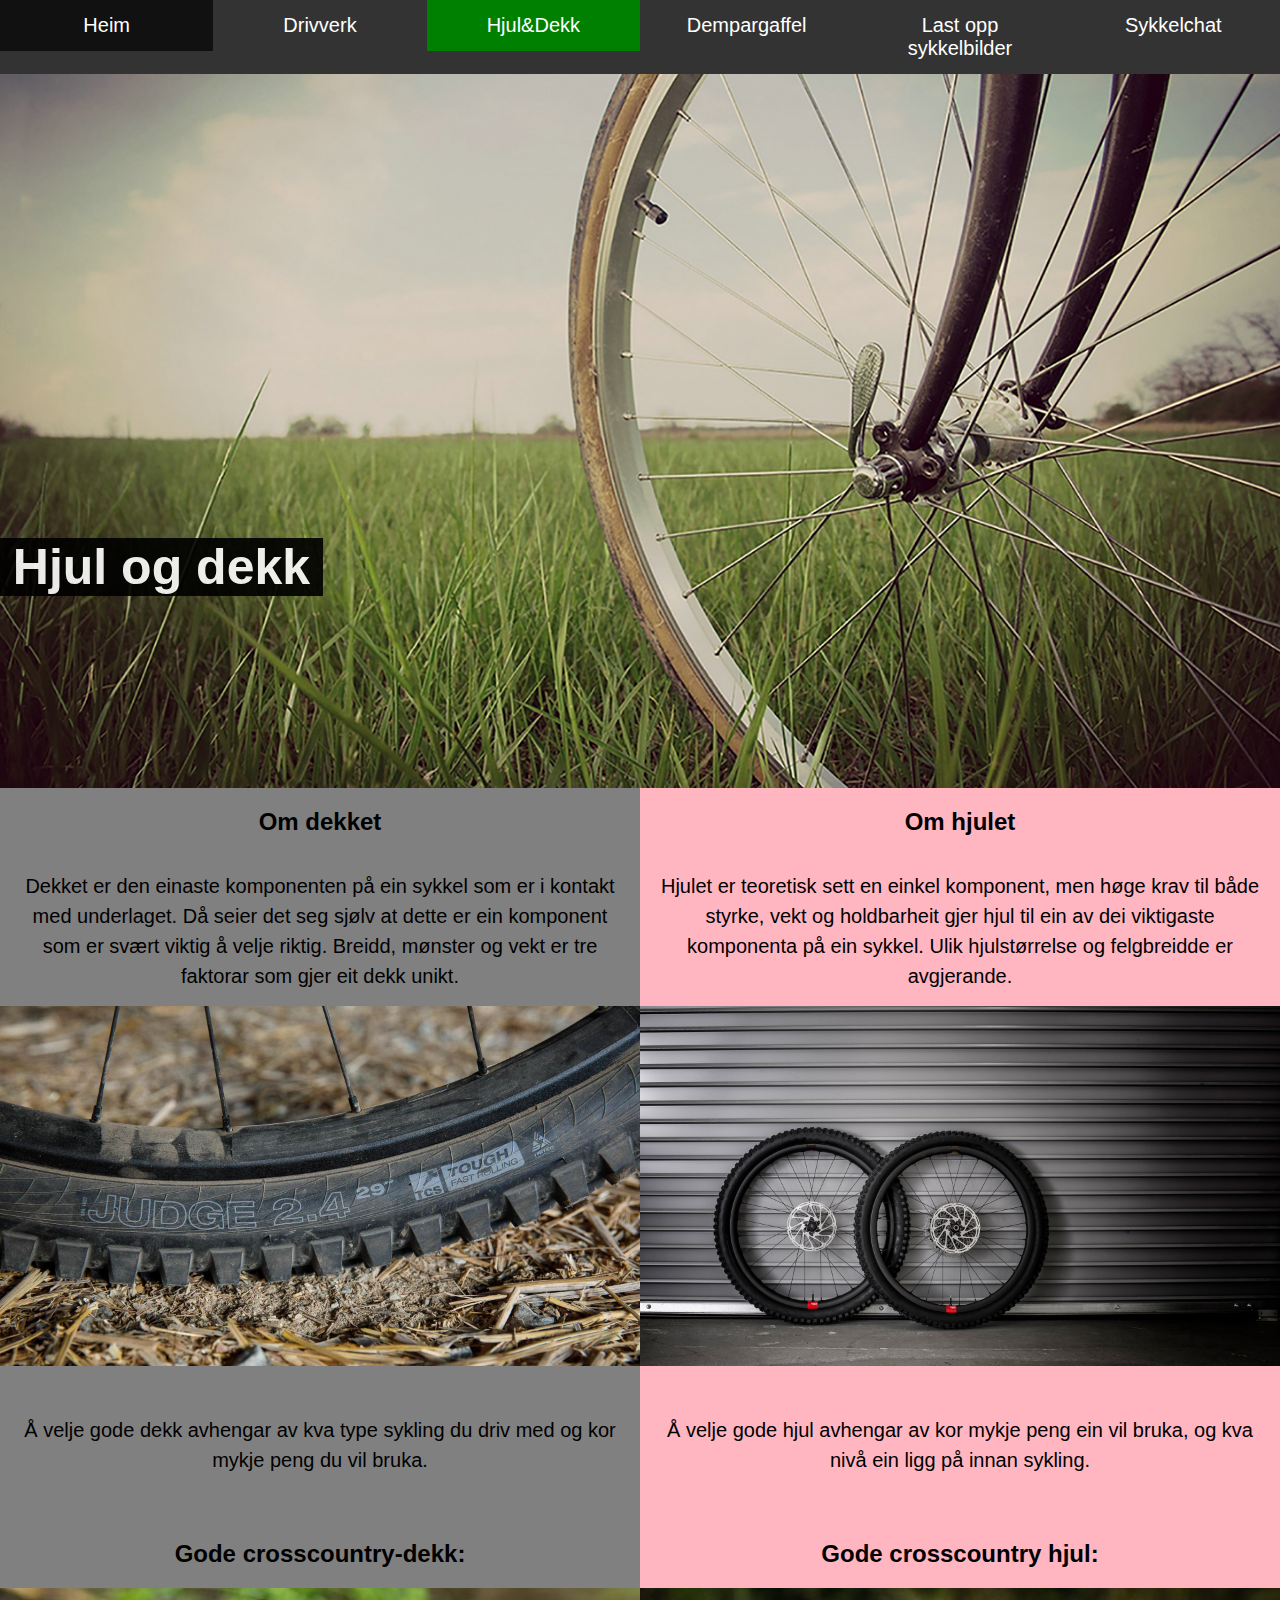
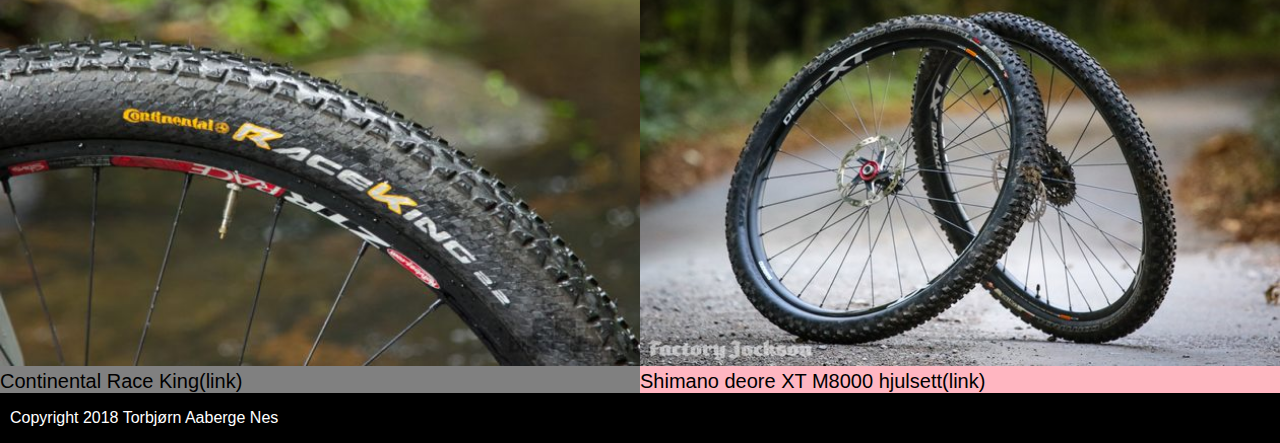
<file: hjul.html>
<!DOCTYPE html>
<html lang="no">
<head>
	<link rel="stylesheet" type="text/css" href="hjul.css">
	<meta charset="UTF-8" name="viewport" content="width=device-width, initial-scale=1.0">
	<title>DekkOgHjul</title>
</head>
<body>
	<header>
		<ul>
			<li><a class="framside" href="index.html">Heim</a></li>
			<li><a class="drivverk" href="xtr.html">Drivverk</a></li>
			<li><a class="active" href="hjul.html">Hjul&Dekk</a></li>
			<li><a href="dempar.html">Dempargaffel</a></li>
			<li><a href="storagediv.html">Last opp sykkelbilder</a></li>
			<li><a href="sykkelchat.html">Sykkelchat</a></li>
		</ul>
		<div>
			<img class="headerbilde" src="bilder/hjulv2.png">
			<h1>Hjul og dekk</h1>
		</div>
	</header>
	<div class="container">
		<div class="dekket">
			<h2>Om dekket</h2>
			<p>Dekket er den einaste komponenten på ein sykkel som er i kontakt med underlaget. Då seier det seg sjølv at dette er ein komponent som er svært viktig å velje riktig. Breidd, mønster og vekt er tre faktorar som gjer eit dekk unikt.</p>
			<img src="bilder/dekk.jpg">
			<p>Å velje gode dekk avhengar av kva type sykling du driv med og kor mykje peng du vil bruka.</p>
			<h2>Gode crosscountry-dekk:</h2>
			<img src="bilder/contirace.jpg">
			<a href="https://bikeshop.no/sykkelkomponenter/dekk/terrengdekk-27-5--/continental/conti-x-king-24-racesport-275-dekk-27-5-x-24-180-tpi-blackchili-610gr-0100899-p0000041665">Continental Race King(link)</a> 
		</div>
		<div class="hjulet">
			<h2>Om hjulet</h2>
			<p>Hjulet er teoretisk sett en einkel komponent, men høge krav til både styrke, vekt og holdbarheit gjer hjul til ein av dei viktigaste komponenta på ein sykkel. Ulik hjulstørrelse og felgbreidde er avgjerande.</p>
			<img src="bilder/hjul.jpg">
			<p>Å velje gode hjul avhengar av kor mykje peng ein vil bruka, og kva nivå ein ligg på innan sykling.</p>
			<h2>Gode crosscountry hjul:</h2>
			<img src="bilder/deorext1.jpg">
			<a href="https://bikeshop.no/sykkelkomponenter/hjul/terreng---29--/shimano/shimano-xt-m8000-29-xc-tl-bakhjul-sort-qr-10x135-mm-28-eiker-1017-g-ewhm8000rd9-p0000067616?gclid=CjwKCAiA0uLgBRABEiwAecFnk1_6SJ28SEYXwI1Oe_bq67qXdAr2PO-HrRZ-hmpwcgVEVC5fSgaloBoC7F0QAvD_BwE">Shimano deore XT M8000 hjulsett(link)</a>
		</div>
	</div>
	<footer>
		<p>Copyright 2018 Torbjørn Aaberge Nes</p>
	</footer>
</body>
</html>
</file>
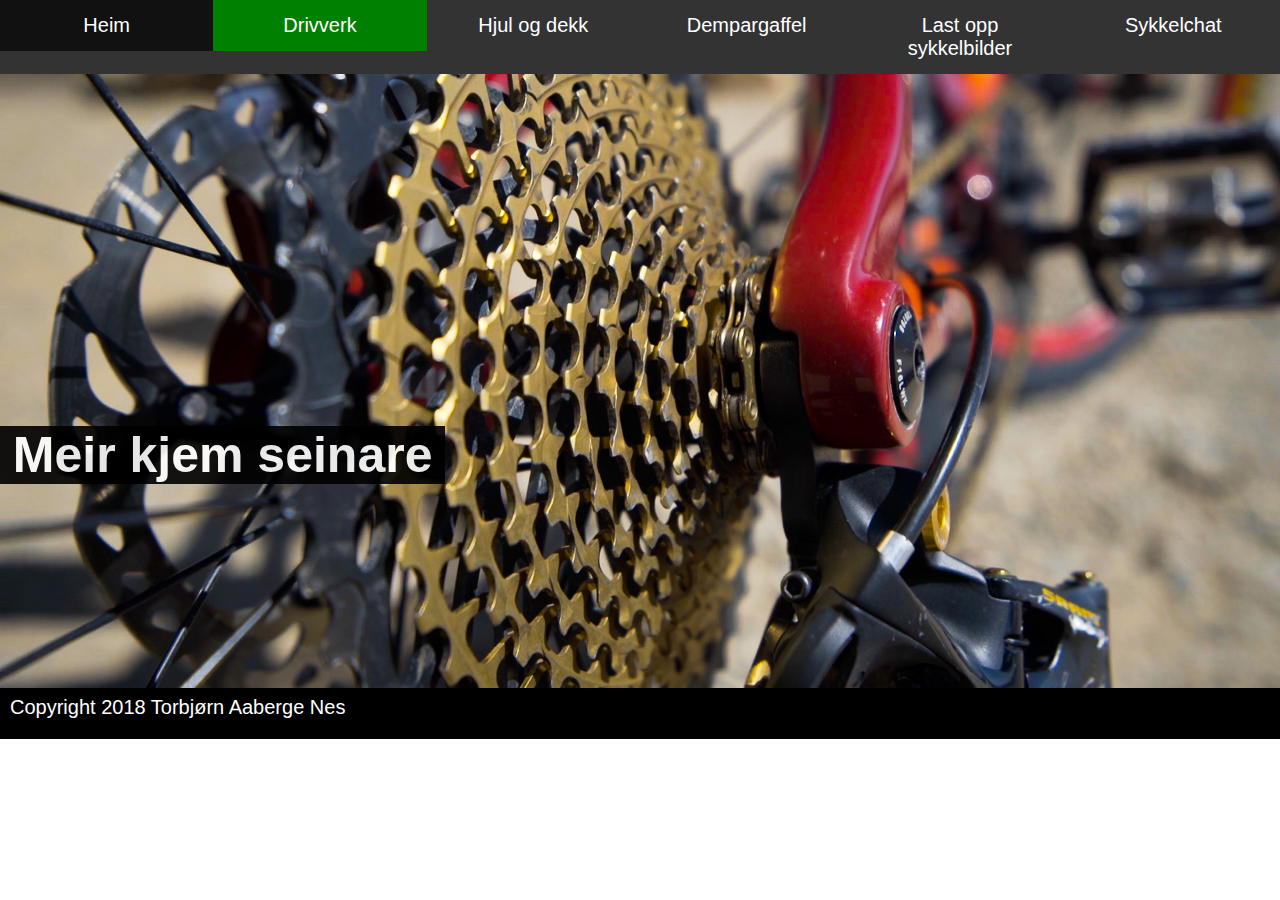
<file: xtr.html>
<!DOCTYPE html>
<html lang="no">
<head>
	<meta charset="utf-8">
	<title>drivverk</title>
	<link rel="stylesheet" type="text/css" href="xtr.css">
</head>
<body>
	<header>
	<ul>
		<li><a  href="index.html">Heim</a></li>
		<li><a  class="active" href="xtr.html">Drivverk</a></li>
		<li><a  href="hjul.html">Hjul og dekk</a>
		<li><a href="dempar.html">Dempargaffel</a></li>
		<li><a href="storagediv.html">Last opp sykkelbilder</a></li>
		<li><a href="sykkelchat.html">Sykkelchat</a></li>
		</ul>
		<h1>Drivverk</h1>
		<div>
		<img class="headerbilde" src="bilder/drivverk.jpg">
		<h1> Meir kjem seinare</h1>
	</header>
	<main>
	</main>
	<footer>
		<p>Copyright 2018 Torbjørn Aaberge Nes</p>
	</footer>
</body>
</html>
</file>
<file: hjul.css>
body{
	font-family:arial;
	margin:0;
	padding:0;
	background-color: lightgrey;
	overflow-x: hidden;
}
header{
	display: grid;
	grid-template-columns: 1fr;
	background-repeat: no-repeat;
	height:100%;
}
ul{
	display:grid;
	grid-template-columns: repeat(6, 1fr);
	list-style-type: none;
	margin: 0;
 	padding: 0;
 	overflow: hidden;
 	background-color: #333;
 	position:fixed;
 	top:0;
 	width:100%;
 	z-index:3;
}
li{
	float:left;
}
li>a{
	display:block;
  	padding: 14px 16px;
  	color:white;
  	text-align: center;
  	text-decoration: none;
  	font-size: 20px;
}
li a:hover{
  	background-color: #111;
}
.active{
  	background-color:green;
}
.headerbilde{
	width: 100vw;
	max-height:auto;
	margin-bottom:-1em;
}
h1{
	position:absolute;
	background-color: black;
	color: white;
	padding-left:1vw;
	padding-right:1vw;
	opacity:0.9;
	font-size:50px;
	font-weight:800;
	margin-top:-5em;
	z-index: 1;
}
.dekket{
	background-color:grey;
}
.dekket>h2{
	text-align: center;
}
.dekket>p{
	font-size: 20px;
	padding-left:1em;
	padding-right:1em;
	line-height:30px;
	vertical-align: middle;
	display: table-cell;
	text-align: center;
	height:150px;
}
.dekket>a{
	margin:auto;
	text-decoration:none;
	color:black;
	font-size:20px;
	font-weight:510;
	text-align: center;
}
.hjulet{
	background-color:lightpink;
}
.hjulet>h2{
	
	text-align: center;
}
.hjulet>p{
	font-size:20px;
	padding-left:1em;
	padding-right:1em;
	line-height:30px;
	vertical-align: middle;
	display: table-cell;
	text-align: center;
	height: 150px;
}
.hjulet>a{
	margin:auto;
	text-decoration:none;
	color:black;
	font-size:20px;
	font-weight:510;
	text-align: center;
}
.container {
	display:grid;
	grid-template-columns:1fr 1fr;
}


img{
	width:100%;
}
footer{
	display: grid;
	grid-template-columns:1fr;
	grid-template-rows:1fr;
	background-color: black;
}
footer>p{
	color:white;
	padding-left:10px;
}

@media(max-width:700px) {
	.container {
		grid-template-columns:1fr;
	}
	ul{
		grid-template-columns: repeat(3, 1fr);	
	}
	li>a{
		font-size: 10px;
		padding: 6px 7px;
	}
}
</file>
<file: xtr.css>
body{
  overflow-x: hidden;
  font-family:Arial;
  margin:0;
}
.headerbilde{
  width:50%;
  height:50%;
  margin-top:-2em;
}
ul{
	display: grid;
	grid-template-columns: repeat(6, 1fr);
	list-style-type: none;
	margin: 0;
 	padding: 0;
 	overflow: hidden;
 	background-color: #333;
 	position:fixed;
 	top:0;
 	width:100%;
 	grid-row:1;
}
li{
	float:left;
	/*border-right: 1px solid #bbb; */
}
li>a{
  display:block;
  padding:14px 16px;
  color:white;
  text-align:center;
  text-decoration:none;
  font-size:20px;
}
li a:hover{
  	background-color: #111;
}
.active{
  	background-color:green;
  }
header{
    display: grid;
    grid-template-columns:1fr;
    grid-template-rows: 1fr;
}
.headerbilde{
  grid-column: 1;
  grid-row: 1;
  width: 100vw;
  height:auto;
  margin-bottom:-1em;
}
h1{
  position:absolute;
  background-color: black;
  color: white;
  padding-left:1vw;
  padding-right:1vw;
  opacity:0.9;
  font-size:50px;
  font-weight:800;
  margin-top:-5em;
}
main{
    grid-template-columns:repeat(12, 1fr);
    grid-template-rows:repeat(12, 1fr)
    background-color:grey;
}
h1{
  text-align: center;
  font-size: 
}
footer{
  display:grid;
  grid-template-columns: 1fr;
  grid-template-rows: 1fr;
  background-color: black;
}
footer>p{
  color:white;
  padding-left: 10px;
  font-size: 20px;
}
</file>
